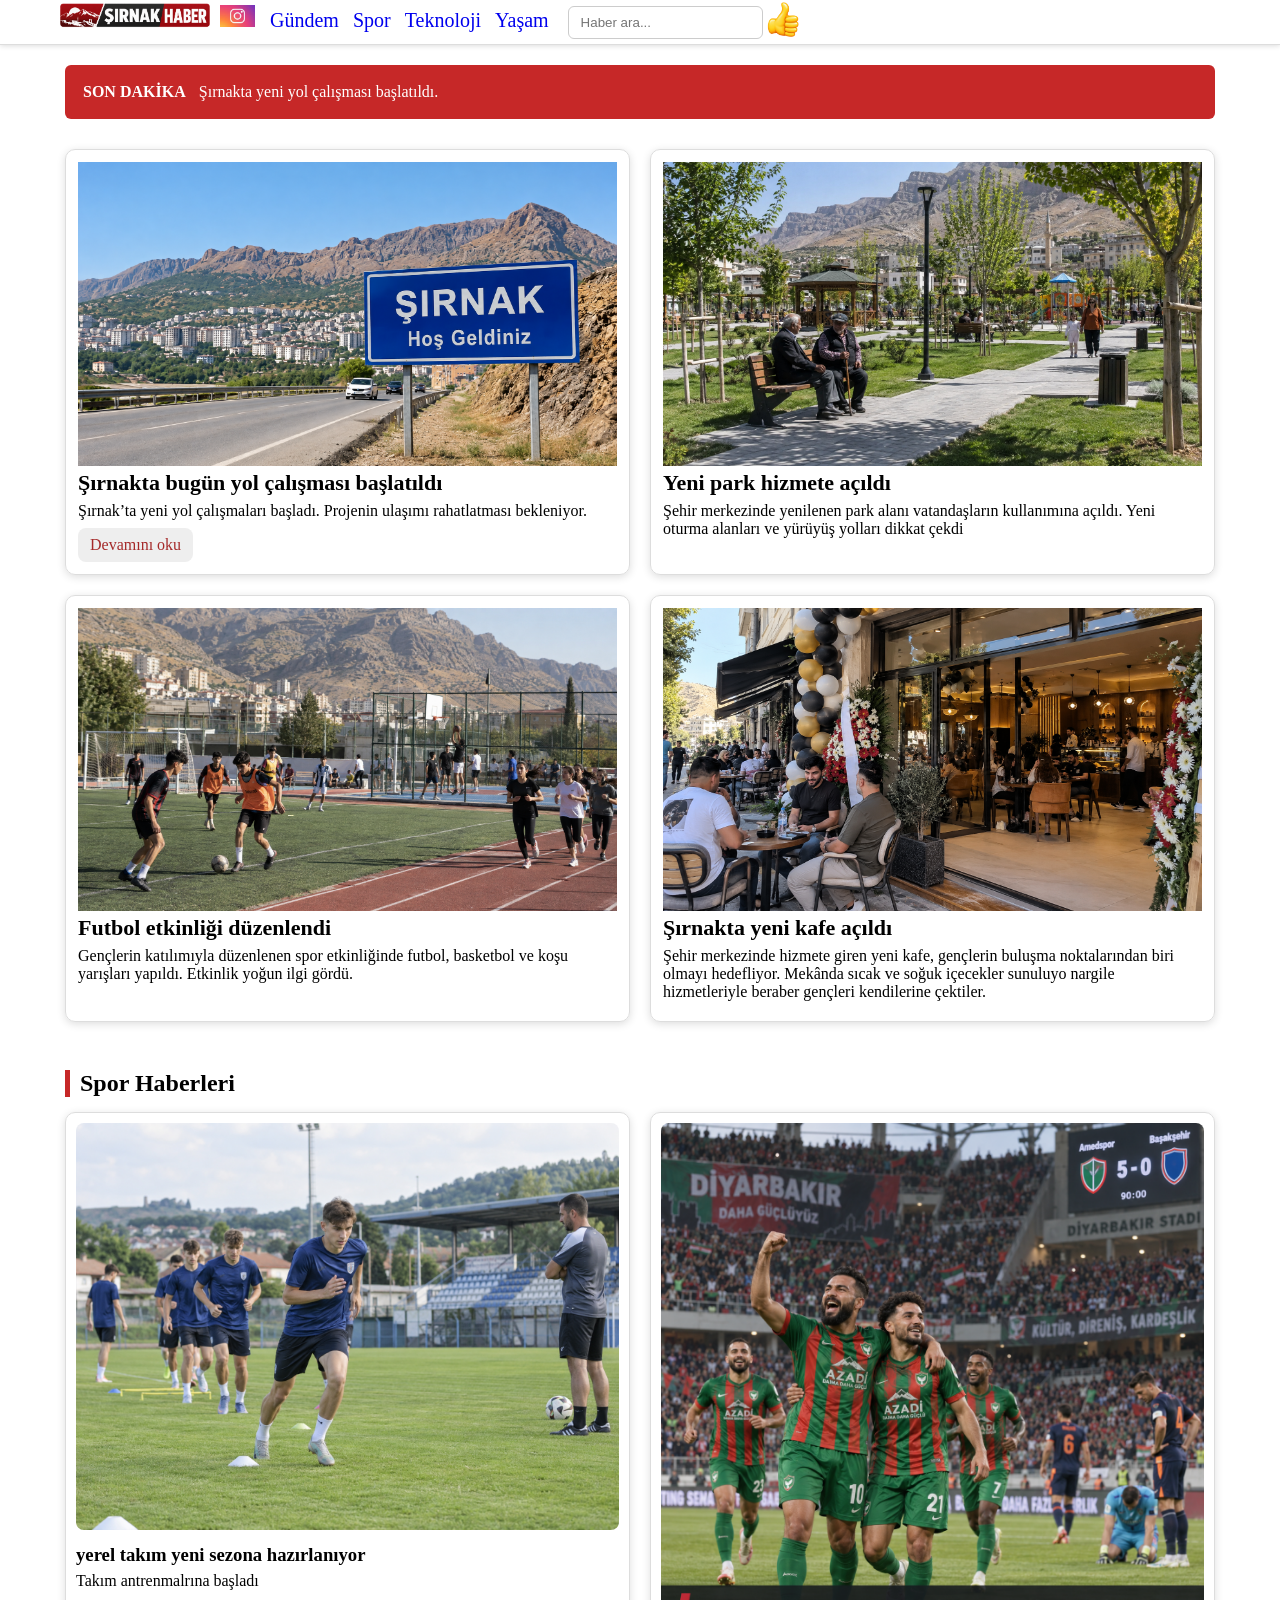
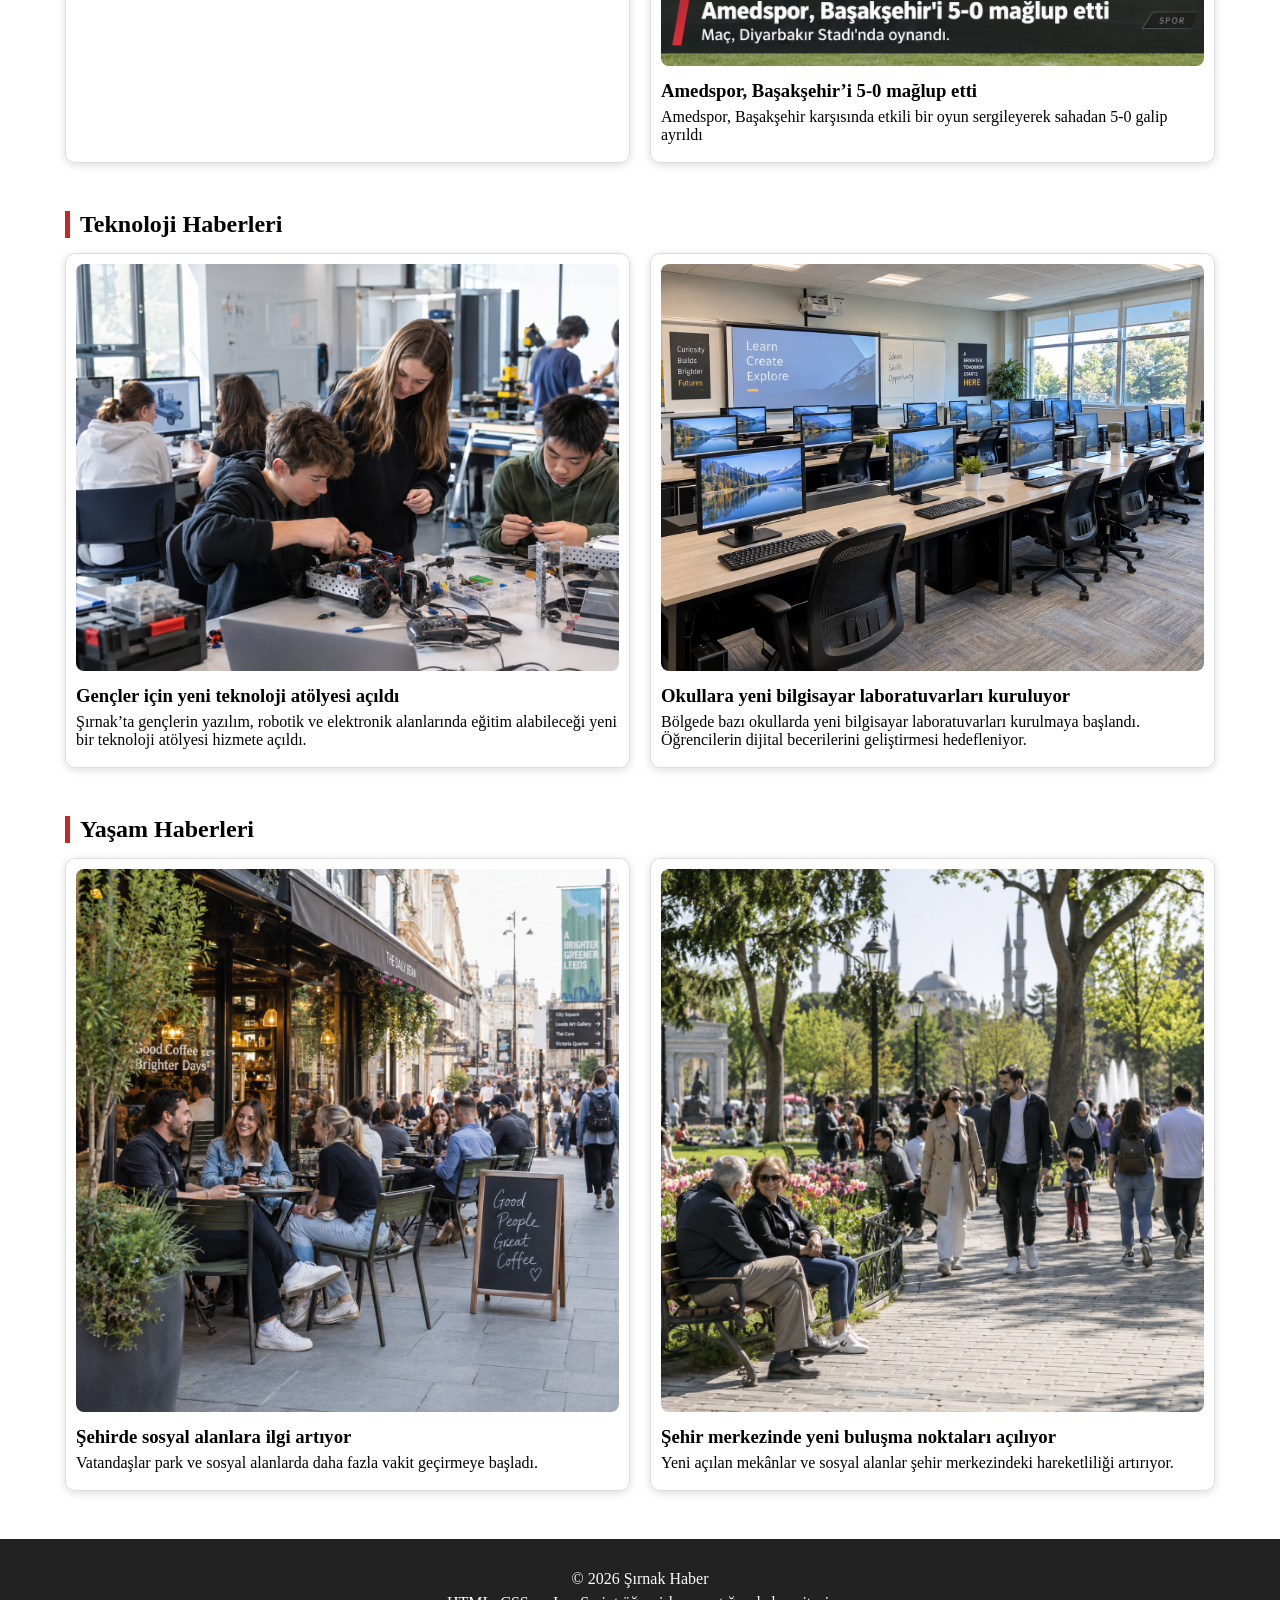
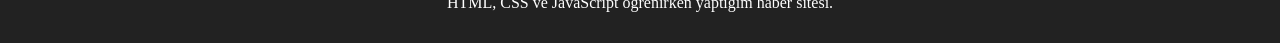
<file: index.html>
<!DOCTYPE html>
<html lang="tr">
    <head>
        <meta name="viewport" content="width=device-width, initial-scale=1.0">
        <meta charset="UTF-8"> 
       <link rel="stylesheet" href="style1.css">
       <title>Şırnak Haber</title>
    </head>
    <body> 
      <div class="ust"> 
      <div class="usticerik">
        <a href="index.html" > <img class="sirnaklogo" src="sirnak-kirpilmis.png" alt="Şırnak Haber"> </a>
      <div class="ustmenu">
        <a href="https://www.instagram.com/eymenxclas/"> 
          <img class="ustinsta" src="insta.jpeg" alt="Instagram">
        </a>
       <a href="#gundem">Gündem</a>
       <a href="#spor">Spor</a>
       <a href="#teknoloji">Teknoloji</a>
       <a href="#yasam">Yaşam</a> 
       
       <input class="arama" type="search" placeholder="Haber ara..." aria-label="Haberlerde ara">
      </div>
      <div class="üsticon">
        <img class="emoji" src="çokiyi.png" alt="">
      </div>
      </div>
      </div>

      <div class="sondakika">
        <strong>SON DAKİKA </strong>
          Şırnakta yeni yol çalışması başlatıldı.
      </div>



      <p class="arama-sonuc" role="status" aria-live="polite"></p>

      <div class="haberler" id="gundem">
        <div class="haberkart">
          <img class="haberresim1" src="şırnakhaber1.png" alt="Yol çalışması">
          <h2>Şırnakta bugün yol çalışması başlatıldı</h2>
          <p>Şırnak’ta yeni yol çalışmaları başladı. Projenin ulaşımı rahatlatması bekleniyor.</p>
          <a href="yolhaber.html"> Devamını oku</a>

        </div>

        <div class="haberkart">
          <img src="parkdayi.png" alt="Park alanı">
          <h2>Yeni park hizmete açıldı</h2>
          <p>Şehir merkezinde yenilenen park alanı vatandaşların kullanımına açıldı. Yeni oturma alanları ve yürüyüş yolları dikkat çekdi</p>
          
        </div>

        <div class="haberkart">
          <img src="futbol.png" alt="Futbol etkinliği">
          <h2>Futbol etkinliği düzenlendi</h2>
          <p>Gençlerin katılımıyla düzenlenen spor etkinliğinde futbol, basketbol ve koşu yarışları yapıldı. Etkinlik yoğun ilgi gördü.</p>
          
        </div>
        <div class="haberkart">
          <img src="nevadekafe.png" alt="Kafe">
          <h2>Şırnakta yeni kafe açıldı</h2>
          <p>Şehir merkezinde hizmete giren yeni kafe, gençlerin buluşma noktalarından biri olmayı hedefliyor. Mekânda sıcak ve soğuk içecekler sunuluyo nargile hizmetleriyle beraber gençleri kendilerine çektiler.</p>
          
        </div>
      </div>

    <div class="kategori" id="spor">
      <h2>Spor Haberleri</h2>
        <div class="kategorikartlar">
          <div class="kategorikart">
            <img src="sporhazırlık.png" alt="Takım antrenmanı">
            <h3>yerel takım yeni sezona hazırlanıyor</h3>
            <p>Takım antrenmalrına başladı</p>
          </div>

           <div class="kategorikart">
        <img src="amed.png" alt="Futbol karşılaşması">
        <h3>Amedspor, Başakşehir’i 5-0 mağlup etti</h3>
        <p>Amedspor, Başakşehir karşısında etkili bir oyun sergileyerek sahadan 5-0 galip ayrıldı</p>
      </div>
        </div>
      </div>
                  <div class="kategori" id="teknoloji">
        <h2>Teknoloji Haberleri</h2>
        <div class="kategorikartlar">
          <div class="kategorikart">
            <img src="atolye.png" alt="Teknoloji atölyesi">
            <h3>Gençler için yeni teknoloji atölyesi açıldı</h3>
            <p>Şırnak’ta gençlerin yazılım, robotik ve elektronik alanlarında eğitim alabileceği yeni bir teknoloji atölyesi hizmete açıldı.</p>
          </div>

           <div class="kategorikart">
        <img src="masaüstü.png" alt="Bilgisayar laboratuvarı">
        <h3>Okullara yeni bilgisayar laboratuvarları kuruluyor</h3>
        <p>Bölgede bazı okullarda yeni bilgisayar laboratuvarları kurulmaya başlandı. Öğrencilerin dijital becerilerini geliştirmesi hedefleniyor.</p>
      </div>
        </div>
      </div>
        <div class="kategori" id="yasam">
    <h2>Yaşam Haberleri</h2>

    <div class="kategorikartlar">

        <div class="kategorikart">
            <img src="yasam2.png" alt="Sosyal alanlar">
            <h3>Şehirde sosyal alanlara ilgi artıyor</h3>
            <p>Vatandaşlar park ve sosyal alanlarda daha fazla vakit geçirmeye başladı.</p>
        </div>

        <div class="kategorikart">
            <img src="yasam.png" alt="Şehirde sosyal yaşam">
            <h3>Şehir merkezinde yeni buluşma noktaları açılıyor</h3>
            <p>Yeni açılan mekânlar ve sosyal alanlar şehir merkezindeki hareketliliği artırıyor.</p>
        </div>

    </div>
</div>




       <footer class="footer">
      <p>© 2026 Şırnak Haber</p>
      <p>HTML, CSS ve JavaScript öğrenirken yaptığım haber sitesi.</p>
    </footer>
    <script>
      const arama = document.querySelector('.arama');
      const sonuc = document.querySelector('.arama-sonuc');
      const kartlar = Array.from(document.querySelectorAll('.haberkart, .kategorikart'));
      const bolumler = document.querySelectorAll('.haberler, .kategori');

      function metniHazirla(metin) {
        return metin.normalize('NFC').toLocaleLowerCase('tr-TR').replace(/\s+/g, ' ').trim();
      }

      const haberler = kartlar.map(kart => ({
        kart,
        metin: metniHazirla(Array.from(kart.querySelectorAll('h2, h3, p'))
          .map(alan => alan.textContent).join(' '))
      }));

      arama.addEventListener('input', () => {
        const kelimeler = metniHazirla(arama.value).split(' ').filter(Boolean);
        let bulunan = 0;

        haberler.forEach(({ kart, metin }) => {
          const eslesiyor = kelimeler.every(kelime => metin.includes(kelime));
          kart.hidden = !eslesiyor;
          if (eslesiyor) bulunan++;
        });

        bolumler.forEach(bolum => {
          bolum.hidden = !Array.from(bolum.querySelectorAll('.haberkart, .kategorikart'))
            .some(kart => !kart.hidden);
        });

        sonuc.textContent = kelimeler.length === 0 ? '' :
          bulunan === 0 ? 'Aramanıza uygun haber bulunamadı.' : `${bulunan} haber bulundu.`;
      });
      const sorgu = new URLSearchParams(window.location.search).get('q');
      if (sorgu) {
        arama.value = sorgu;
        arama.dispatchEvent(new Event('input'));
      }
    </script>
    </body> 
</html>
</file>
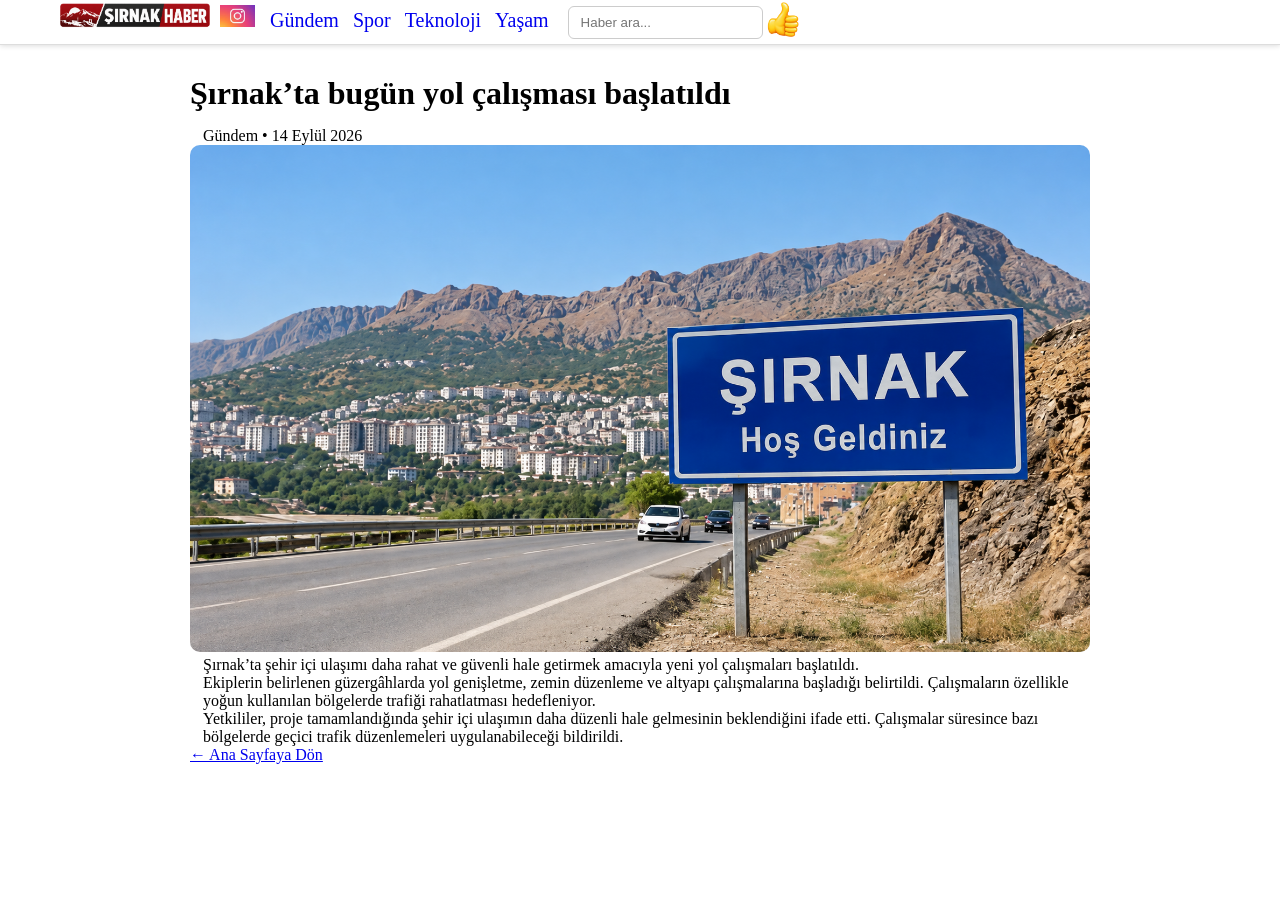
<file: yolhaber.html>
<!DOCTYPE html>
<html lang="tr">
<head>
    <meta charset="UTF-8">
    <meta name="viewport" content="width=device-width, initial-scale=1.0">

    <link rel="stylesheet" href="style1.css">
    <link rel="stylesheet" href="yolhaber.css">

    <title>Yol Haber Devamı...</title>
</head>

<body>

    <div class="ust">
        <div class="usticerik">

            <a href="index.html">
                <img class="sirnaklogo" src="sirnak-kirpilmis.png" alt="Şırnak Haber">
            </a>

            <div class="ustmenu">

                <a href="https://www.instagram.com/eymenxclas/">
                    <img class="ustinsta" src="insta.jpeg" alt="Instagram">
                </a>

                <a href="index.html#gundem">Gündem</a>
                <a href="index.html#spor">Spor</a>
                <a href="index.html#teknoloji">Teknoloji</a>
                <a href="index.html#yasam">Yaşam</a>
                

                <form action="index.html" method="get" style="display: inline;">
                    <input class="arama" name="q" type="search" placeholder="Haber ara..." aria-label="Haberlerde ara; aramak için Enter tuşuna basın">
                </form>

            </div>

            <div class="üsticon">
                <img class="emoji" src="çokiyi.png" alt="">
            </div>

        </div>
    </div>


    <div class="haberdetay">

        <h1>Şırnak’ta bugün yol çalışması başlatıldı</h1>

        <p class="haberbilgi">
            Gündem • 14 Eylül 2026
        </p>

        <img src="şırnakhaber1.png" alt="Yol çalışması">

        <p>
            Şırnak’ta şehir içi ulaşımı daha rahat ve güvenli hale getirmek amacıyla
            yeni yol çalışmaları başlatıldı.
        </p>

        <p>
            Ekiplerin belirlenen güzergâhlarda yol genişletme, zemin düzenleme ve
            altyapı çalışmalarına başladığı belirtildi. Çalışmaların özellikle yoğun
            kullanılan bölgelerde trafiği rahatlatması hedefleniyor.
        </p>

        <p>
            Yetkililer, proje tamamlandığında şehir içi ulaşımın daha düzenli hale
            gelmesinin beklendiğini ifade etti. Çalışmalar süresince bazı bölgelerde
            geçici trafik düzenlemeleri uygulanabileceği bildirildi.
        </p>

        <a class="geridon" href="index.html">
            ← Ana Sayfaya Dön
        </a>

    </div>

</body>
</html>
</file>
<file: style1.css>
*{ margin:0px; padding:0px; box-sizing: border-box;}

.ust{
    width:100%;
    border-bottom: 1px solid #ddd;
    box-shadow:0px 1px 5px #ddd;
}

img {
    height: auto;
}

.usticerik{
    width: 92%;
    max-width: 1160px;
    margin: 0 auto;
    display: flex;
    align-items: center;
}

.ustinsta{
    width:35px;
    height: auto;
}

.sirnaklogo{
    width: 150px;
}

.ustmenu a{
 margin-left: 10px;
text-decoration:none;
font-size: 20px;
transition: 0.2s;
}


.ustmenu a:hover{
color:purple;
}

.emoji{
    width: 40px;
    height: auto;
}

.haberler{
   width: 92%;
    max-width: 1150px;
   margin: 30px auto;
   display: grid;
   grid-template-columns: repeat(2,1fr);
   gap: 20px;
}

.haberkart{
    border: 1px solid #ddd;
    padding: 12px;
    border-radius: 10px;
    box-shadow: 0px 2px 8px #ddd;
     transition: 0.2s;
}

.haberkart img{
    width: 100%;
    height: auto;
}

.haberkart h2{
    font-size: 22px;
    margin-bottom: 6px;
}

.kategorikart:hover{
    transform: translateY(-4px);
}

.kategorikart h3{
    margin-top: 10px;
    margin-bottom: 6px;
}

.kategorikart p{
    margin-bottom: 8px;
}

.haberkart p{
    margin-bottom: 8px;
}

.haberkart:hover{
    transform: translateY(-4px);
}



.haberkart a{
    text-decoration: none;
    color: brown;
    background: #eee;
    border-radius: 8px;
    display: inline-block;
    transition:0.2s;
    padding: 8px 12px;
}

.haberkart a:hover{
    background: #ccc;
    
}

.sondakika{
    width: 92%;
    max-width: 1150px;
    margin: 20px auto;
    padding: 18px;
    background: #c62828;
    color:white;
    border-radius: 6px;
}

.sondakika strong{
    margin-right: 10px;
}

.footer{
    margin-top: 48px;
    padding: 25px;
    text-align: center;
    background: #222;
    color:white;
}

footer p {
margin: 6px 0;
}

.arama{
    margin-left: 15px;
    padding: 8px 12px;
    border:1px solid #ccc;
    border-radius: 6px;
}

.kategori{
    width: 92%;
    max-width: 1150px;
    margin: 48px auto;
}

.kategori h2{
    margin-bottom: 15px;
    border-left: 5px solid #c62828 ;
    padding-left:10px;
}

.kategorikartlar{
    display: grid;
    grid-template-columns: repeat(2,1fr);
    gap:20px;
}

.kategorikart{
    border: 1px solid #ddd;
    border-radius: 10px;
    padding: 10px;
    box-shadow: 0 2px 8px #ddd;
    transition: 0.2s;
}

.kategorikart img{
    width: 100%;
    border-radius: 8px;
}



html{
    scroll-behavior: smooth;
}

@media (max-width: 768px) {

    .haberler {
        width: 92%;
        grid-template-columns: 1fr;
    }

    .kategori {
        width: 92%;
    }

    .kategorikartlar {
        grid-template-columns: 1fr;
    }

    .usticerik{
    width:92%;
    flex-wrap: wrap;
    justify-content: center;
    padding: 10px 0;
    gap:10px;
    }

    .ustmenu{
     width: 100%;
    display: flex;
    flex-wrap: wrap;
    justify-content: center;
    align-items: center;
    gap:8px; 
    }

}

[hidden] {
    display: none !important;
}
</file>
<file: yolhaber.css>
.haberdetay{
    width: 92%;
    max-width: 900px;
    margin: 30px auto;
}

.haberdetay img{
    width: 100%;
    height: auto;
    border-radius: 10px;
}

.haberdetay h1{
    margin-bottom: 15px;
}

.haberdetay p{
 border-left: 3px solid transparent;
 padding-left: 10px;
 transition: 0.3s;

}

.haberdetay p:hover{
    border-left: 3px solid red;
}
</file>
